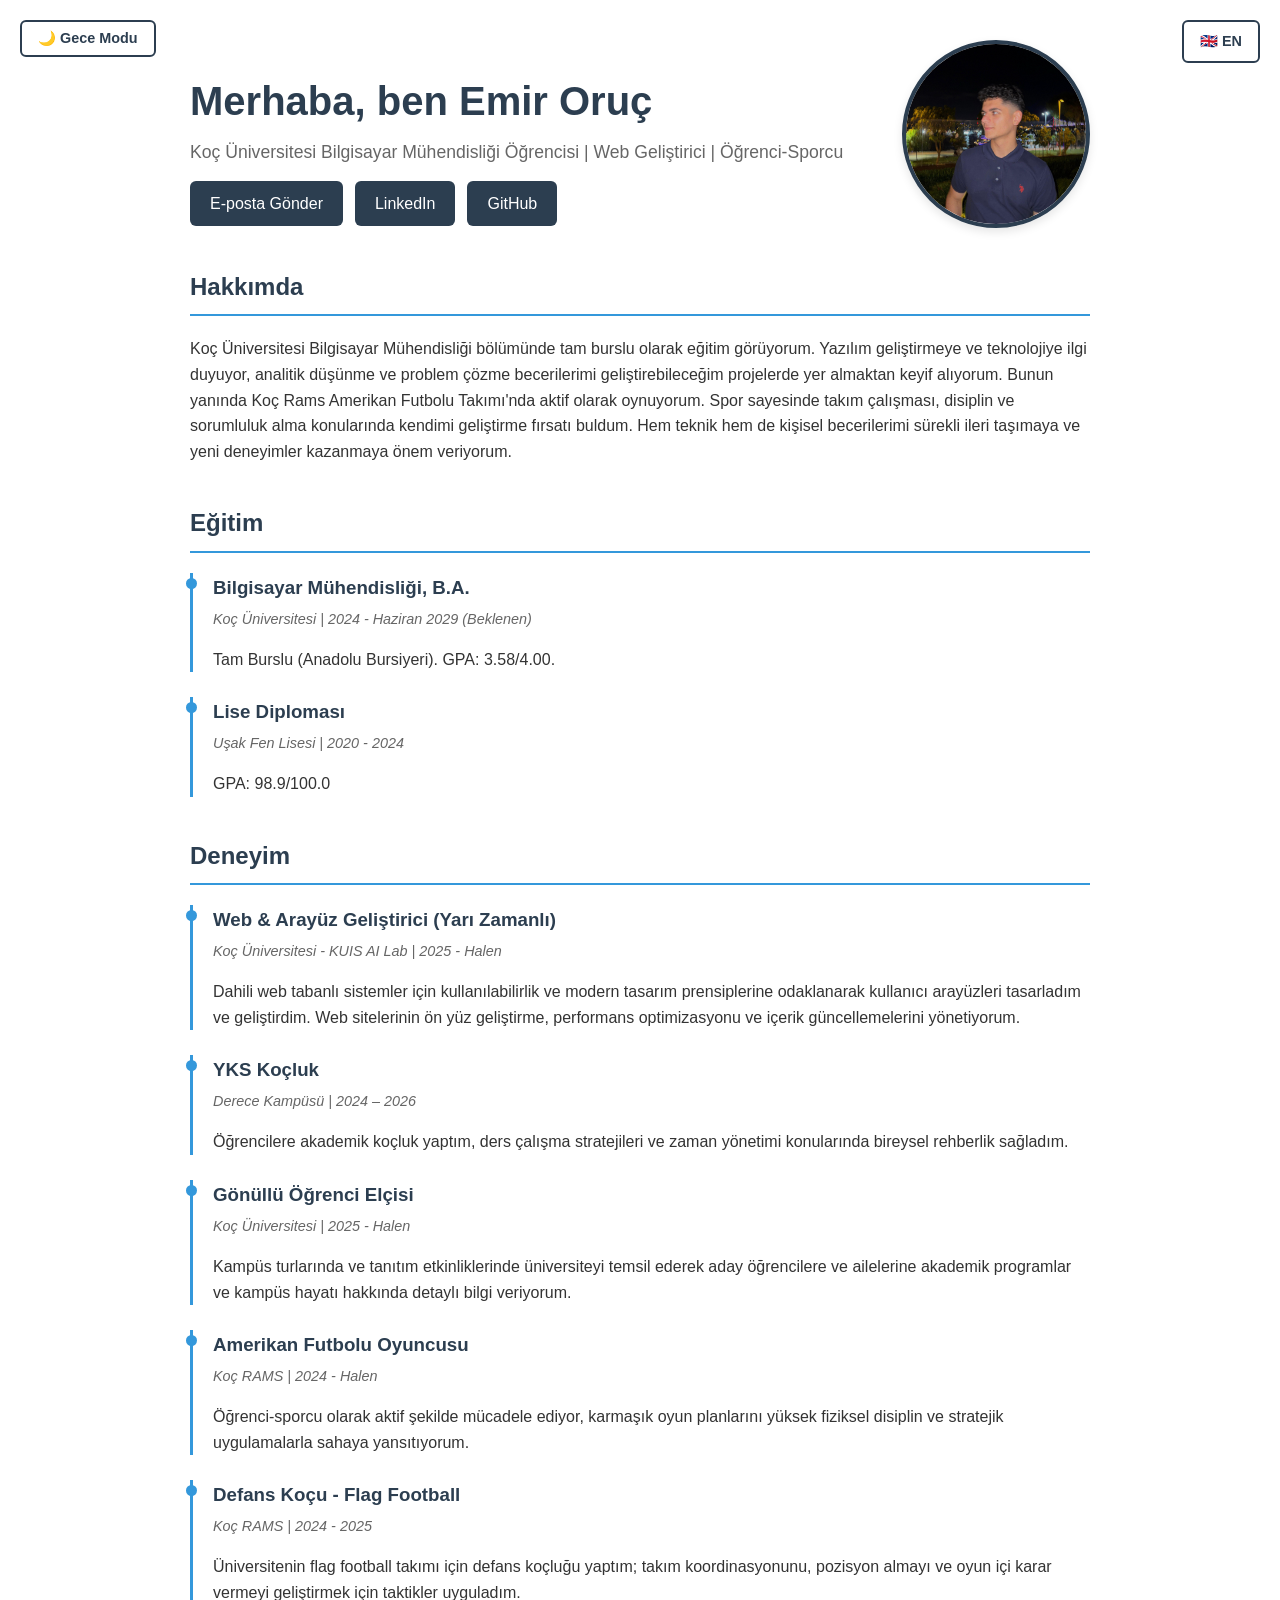
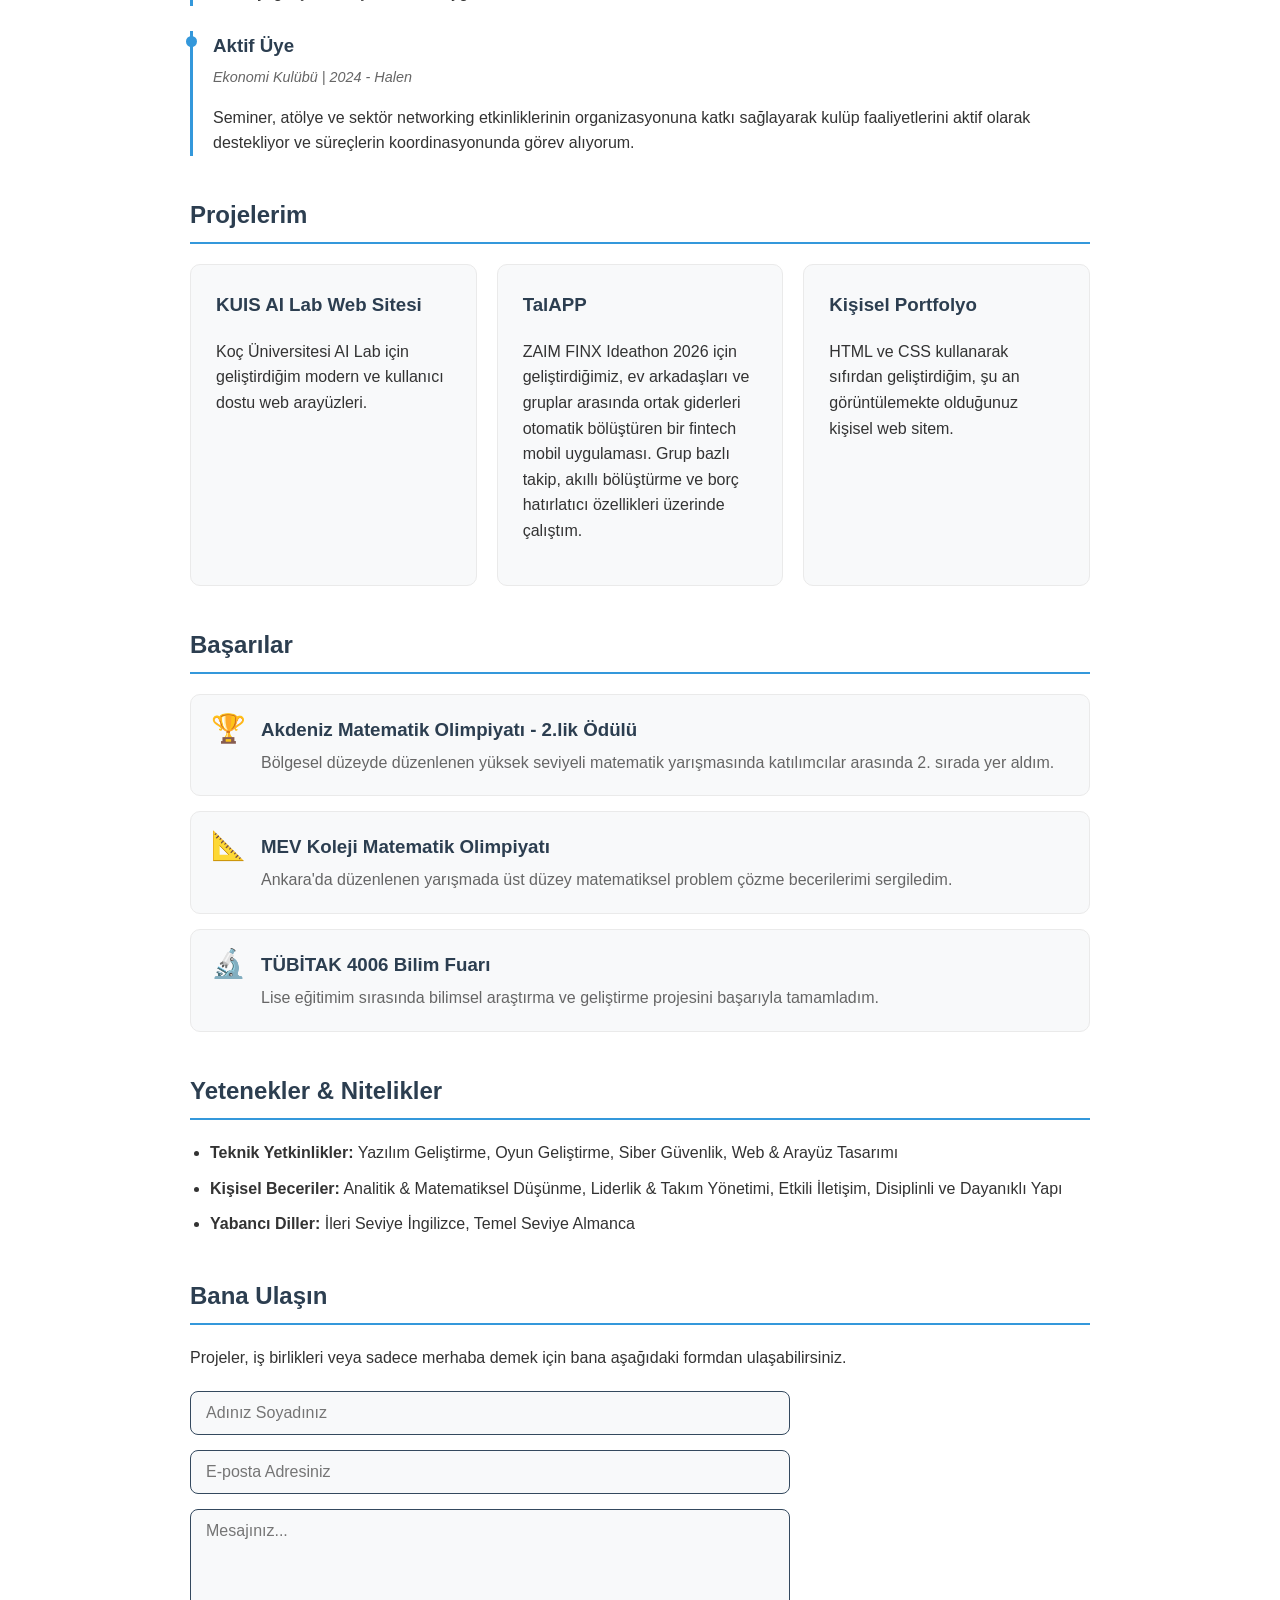
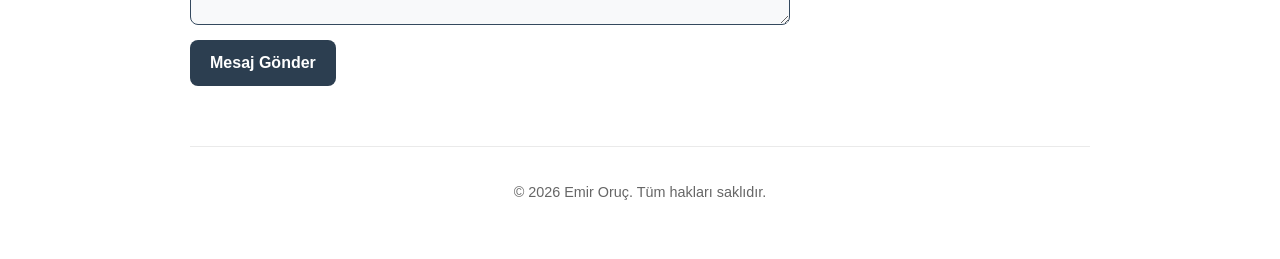
<file: index.html>
<!DOCTYPE html>
<html lang="tr">

<head>
    <meta charset="UTF-8">
    <meta name="viewport" content="width=device-width, initial-scale=1.0">
    <title>Emir Oruç | Kişisel Portfolyo</title>
    <link rel="stylesheet" href="style.css">
</head>

<body>
    <button id="tema-degistir"><span class="tema-icon">🌙</span><span class="tema-yazi"> Gece Modu</span></button>
    <a href="en.html" id="dil-degistir"><span class="dil-icon">🇬🇧</span><span class="dil-yazi"> EN</span></a>
    <header class="profil-baslik">
        <div class="profil-bilgi">
            <h1>Merhaba, ben Emir Oruç</h1>
            <p class="profil-ozet">Koç Üniversitesi Bilgisayar Mühendisliği Öğrencisi | Web Geliştirici | Öğrenci-Sporcu
            </p>
            <div class="iletisim-linkleri">
                <a href="mailto:eoruc24@ku.edu.tr">E-posta Gönder</a>
                <a href="https://www.linkedin.com/in/emir-oru%C3%A7-430780356/" target="_blank">LinkedIn</a>
                <a href="https://github.com" target="_blank">GitHub</a>

            </div>
        </div>
        <img src="fotografım.jpg" alt="Emir Oruç profil fotoğrafı" class="profil-foto">
    </header>

    <main>
        <section>
            <h2>Hakkımda</h2>
            <p>Koç Üniversitesi Bilgisayar Mühendisliği bölümünde tam burslu olarak eğitim görüyorum. Yazılım
                geliştirmeye ve teknolojiye ilgi duyuyor, analitik düşünme ve problem çözme becerilerimi
                geliştirebileceğim projelerde yer almaktan keyif alıyorum. Bunun yanında Koç Rams Amerikan Futbolu
                Takımı'nda aktif olarak oynuyorum. Spor sayesinde takım çalışması, disiplin ve sorumluluk alma
                konularında kendimi geliştirme fırsatı buldum. Hem teknik hem de kişisel becerilerimi sürekli ileri
                taşımaya ve yeni deneyimler kazanmaya önem veriyorum.
            </p>
        </section>

        <section>
            <h2>Eğitim</h2>
            <div class="deneyim-listesi">
                <div class="deneyim-item">
                    <h3>Bilgisayar Mühendisliği, B.A.</h3>
                    <p class="deneyim-tarih">Koç Üniversitesi | 2024 - Haziran 2029 (Beklenen)</p>
                    <p>Tam Burslu (Anadolu Bursiyeri). GPA: 3.58/4.00.</p>
                </div>
                <div class="deneyim-item">
                    <h3>Lise Diploması</h3>
                    <p class="deneyim-tarih">Uşak Fen Lisesi | 2020 - 2024</p>
                    <p>GPA: 98.9/100.0</p>
                </div>
            </div>
        </section>

        <section>
            <h2>Deneyim</h2>
            <div class="deneyim-listesi">
                <div class="deneyim-item">
                    <h3>Web & Arayüz Geliştirici (Yarı Zamanlı)</h3>
                    <p class="deneyim-tarih">Koç Üniversitesi - KUIS AI Lab | 2025 - Halen</p>
                    <p>Dahili web tabanlı sistemler için kullanılabilirlik ve modern tasarım prensiplerine odaklanarak
                        kullanıcı arayüzleri tasarladım ve geliştirdim. Web sitelerinin ön yüz geliştirme, performans
                        optimizasyonu ve içerik güncellemelerini yönetiyorum.</p>
                </div>
                <div class="deneyim-item">
                    <h3>YKS Koçluk</h3>
                    <p class="deneyim-tarih">Derece Kampüsü | 2024 – 2026</p>
                    <p>Öğrencilere akademik koçluk yaptım, ders çalışma stratejileri ve zaman yönetimi konularında
                        bireysel rehberlik sağladım.</p>
                </div>
                <div class="deneyim-item">
                    <h3>Gönüllü Öğrenci Elçisi</h3>
                    <p class="deneyim-tarih">Koç Üniversitesi | 2025 - Halen</p>
                    <p>Kampüs turlarında ve tanıtım etkinliklerinde üniversiteyi temsil ederek aday öğrencilere ve
                        ailelerine akademik programlar ve kampüs hayatı hakkında detaylı bilgi veriyorum.</p>
                </div>
                <div class="deneyim-item">
                    <h3>Amerikan Futbolu Oyuncusu</h3>
                    <p class="deneyim-tarih">Koç RAMS | 2024 - Halen</p>
                    <p>Öğrenci-sporcu olarak aktif şekilde mücadele ediyor, karmaşık oyun planlarını yüksek fiziksel
                        disiplin ve stratejik uygulamalarla sahaya yansıtıyorum.</p>
                </div>
                <div class="deneyim-item">
                    <h3>Defans Koçu - Flag Football</h3>
                    <p class="deneyim-tarih">Koç RAMS | 2024 - 2025</p>
                    <p>Üniversitenin flag football takımı için defans koçluğu yaptım; takım koordinasyonunu, pozisyon
                        almayı ve oyun içi karar vermeyi geliştirmek için taktikler uyguladım.</p>
                </div>
                <div class="deneyim-item">
                    <h3>Aktif Üye</h3>
                    <p class="deneyim-tarih">Ekonomi Kulübü | 2024 - Halen</p>
                    <p>Seminer, atölye ve sektör networking etkinliklerinin organizasyonuna katkı sağlayarak kulüp
                        faaliyetlerini aktif olarak destekliyor ve süreçlerin koordinasyonunda görev alıyorum.</p>
                </div>
            </div>
        </section>

        <section>
            <h2>Projelerim</h2>
            <div class="proje-kartlari">
                <div class="kart">
                    <h3>KUIS AI Lab Web Sitesi</h3>
                    <p>Koç Üniversitesi AI Lab için geliştirdiğim modern ve kullanıcı dostu web arayüzleri.</p>
                </div>
                <div class="kart">
                    <h3>TalAPP</h3>
                    <p>ZAIM FINX Ideathon 2026 için geliştirdiğimiz, ev arkadaşları ve gruplar arasında ortak giderleri
                        otomatik bölüştüren bir fintech mobil uygulaması. Grup bazlı takip, akıllı bölüştürme ve borç
                        hatırlatıcı özellikleri üzerinde çalıştım.</p>
                </div>
                <div class="kart">
                    <h3>Kişisel Portfolyo</h3>
                    <p>HTML ve CSS kullanarak sıfırdan geliştirdiğim, şu an görüntülemekte olduğunuz kişisel web sitem.
                    </p>
                </div>
            </div>
        </section>

        <section>
            <h2>Başarılar</h2>
            <div class="basari-listesi">
                <div class="basari-item">
                    <span class="basari-rozet">🏆</span>
                    <div>
                        <h3>Akdeniz Matematik Olimpiyatı - 2.lik Ödülü</h3>
                        <p>Bölgesel düzeyde düzenlenen yüksek seviyeli matematik yarışmasında katılımcılar arasında 2.
                            sırada yer aldım.</p>
                    </div>
                </div>
                <div class="basari-item">
                    <span class="basari-rozet">📐</span>
                    <div>
                        <h3>MEV Koleji Matematik Olimpiyatı</h3>
                        <p>Ankara'da düzenlenen yarışmada üst düzey matematiksel problem çözme becerilerimi sergiledim.
                        </p>
                    </div>
                </div>
                <div class="basari-item">
                    <span class="basari-rozet">🔬</span>
                    <div>
                        <h3>TÜBİTAK 4006 Bilim Fuarı</h3>
                        <p>Lise eğitimim sırasında bilimsel araştırma ve geliştirme projesini başarıyla tamamladım.</p>
                    </div>
                </div>
            </div>
        </section>

        <section>
            <h2>Yetenekler & Nitelikler</h2>
            <ul>
                <li><strong>Teknik Yetkinlikler:</strong> Yazılım Geliştirme, Oyun Geliştirme, Siber Güvenlik, Web &
                    Arayüz Tasarımı</li>
                <li><strong>Kişisel Beceriler:</strong> Analitik & Matematiksel Düşünme, Liderlik & Takım Yönetimi,
                    Etkili İletişim, Disiplinli ve Dayanıklı Yapı</li>
                <li><strong>Yabancı Diller:</strong> İleri Seviye İngilizce, Temel Seviye Almanca</li>
            </ul>
        </section>

        <section>
            <h2>Bana Ulaşın</h2>
            <p>Projeler, iş birlikleri veya sadece merhaba demek için bana aşağıdaki formdan ulaşabilirsiniz.</p>
            <form action="https://formsubmit.co/eoruc24@ku.edu.tr" method="POST" class="iletisim-formu">
                <input type="text" name="name" placeholder="Adınız Soyadınız" required>
                <input type="email" name="email" placeholder="E-posta Adresiniz" required>
                <textarea name="message" rows="5" placeholder="Mesajınız..." required></textarea>
                <!-- Güvenlik için captcha ve gizli alanlar -->
                <input type="hidden" name="_captcha" value="false">
                <input type="hidden" name="_next" value="https://eoruc24.github.io/">
                <button type="submit" class="form-buton">Mesaj Gönder</button>
            </form>
        </section>
    </main>

    <footer>
        <p>&copy; 2026 Emir Oruç. Tüm hakları saklıdır.</p>
    </footer>
</body>
<script>
    const temaButonu = document.getElementById("tema-degistir");
    const kayitliTema = localStorage.getItem("tema");
    if (kayitliTema === "dark") {
        document.body.classList.add("dark-mode");
        temaButonu.innerHTML = '<span class="tema-icon">☀️</span><span class="tema-yazi"> Gündüz Modu</span>';
    }

    temaButonu.addEventListener("click", () => {
        document.body.classList.toggle("dark-mode");
        const geceModuAktif = document.body.classList.contains("dark-mode");

        localStorage.setItem("tema", geceModuAktif ? "dark" : "light");
        temaButonu.innerHTML = geceModuAktif
            ? '<span class="tema-icon">☀️</span><span class="tema-yazi"> Gündüz Modu</span>'
            : '<span class="tema-icon">🌙</span><span class="tema-yazi"> Gece Modu</span>';
    });
</script>

</html>
</file>
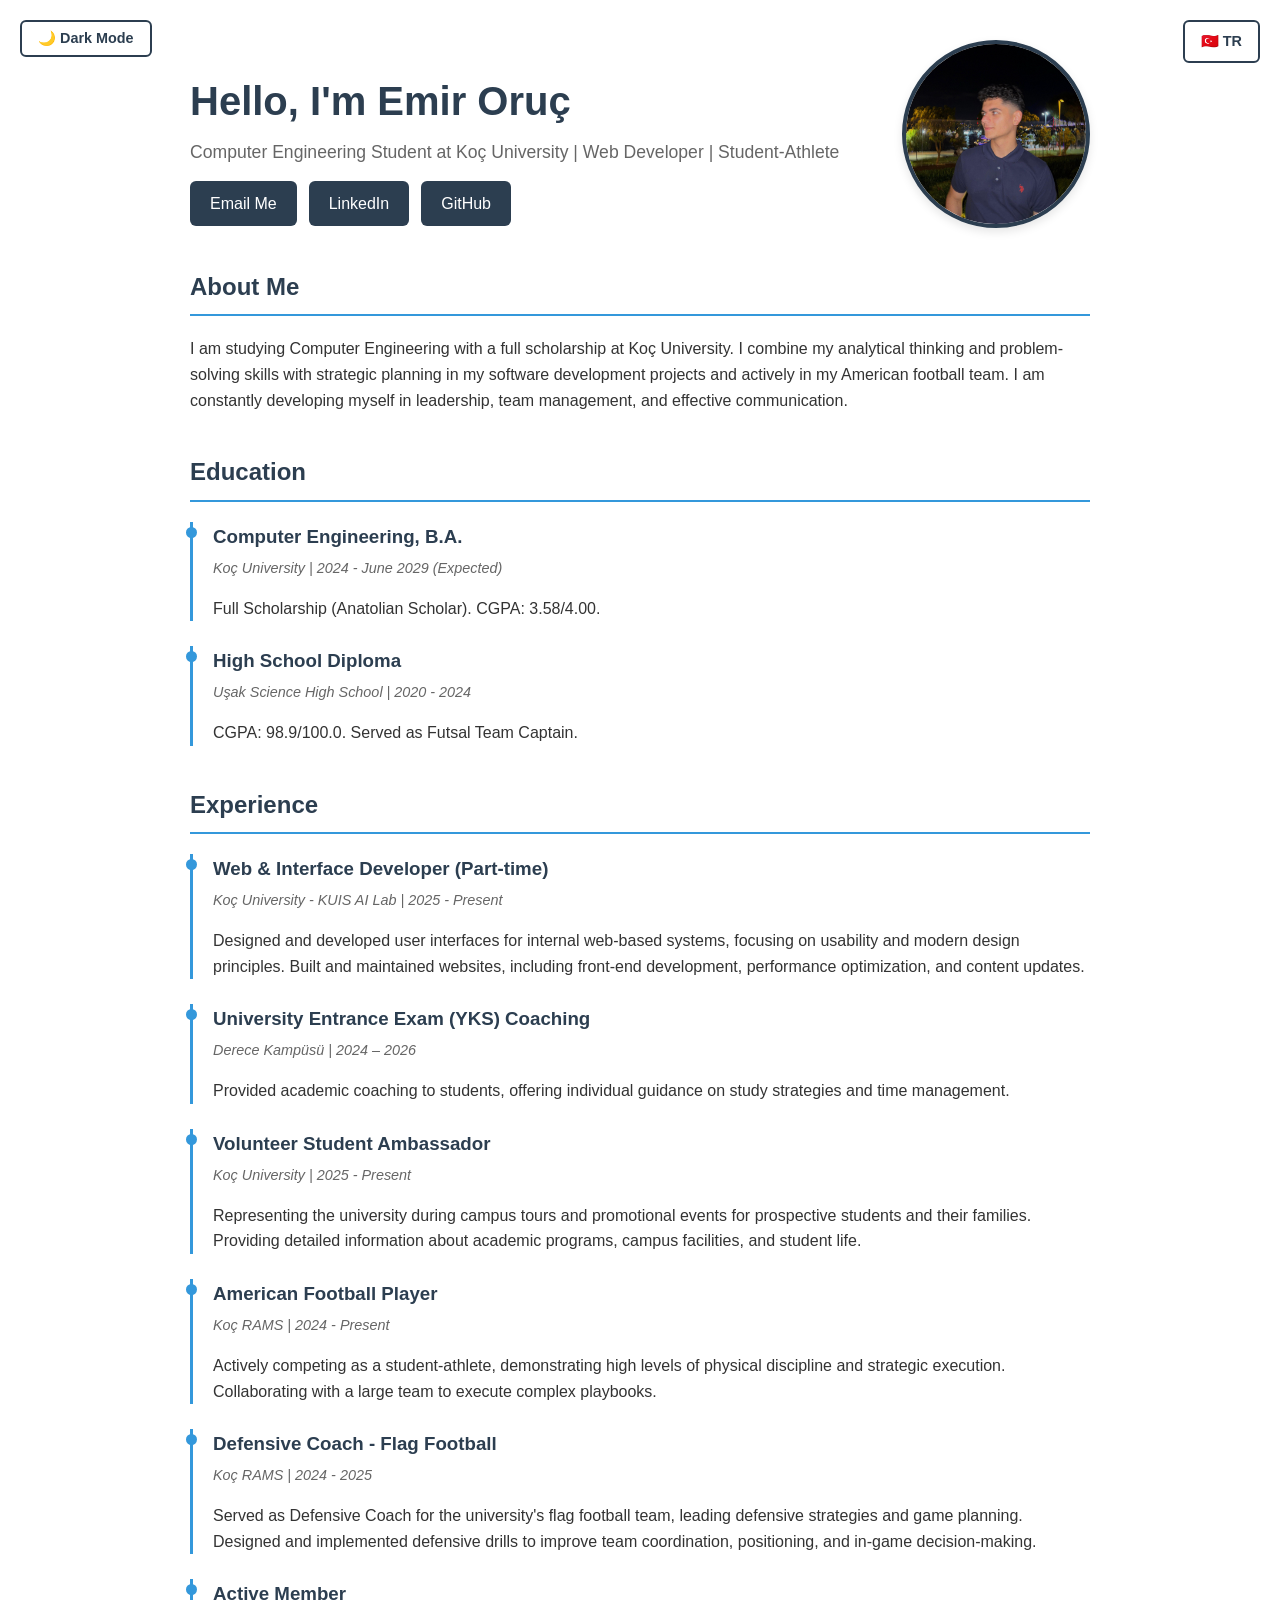
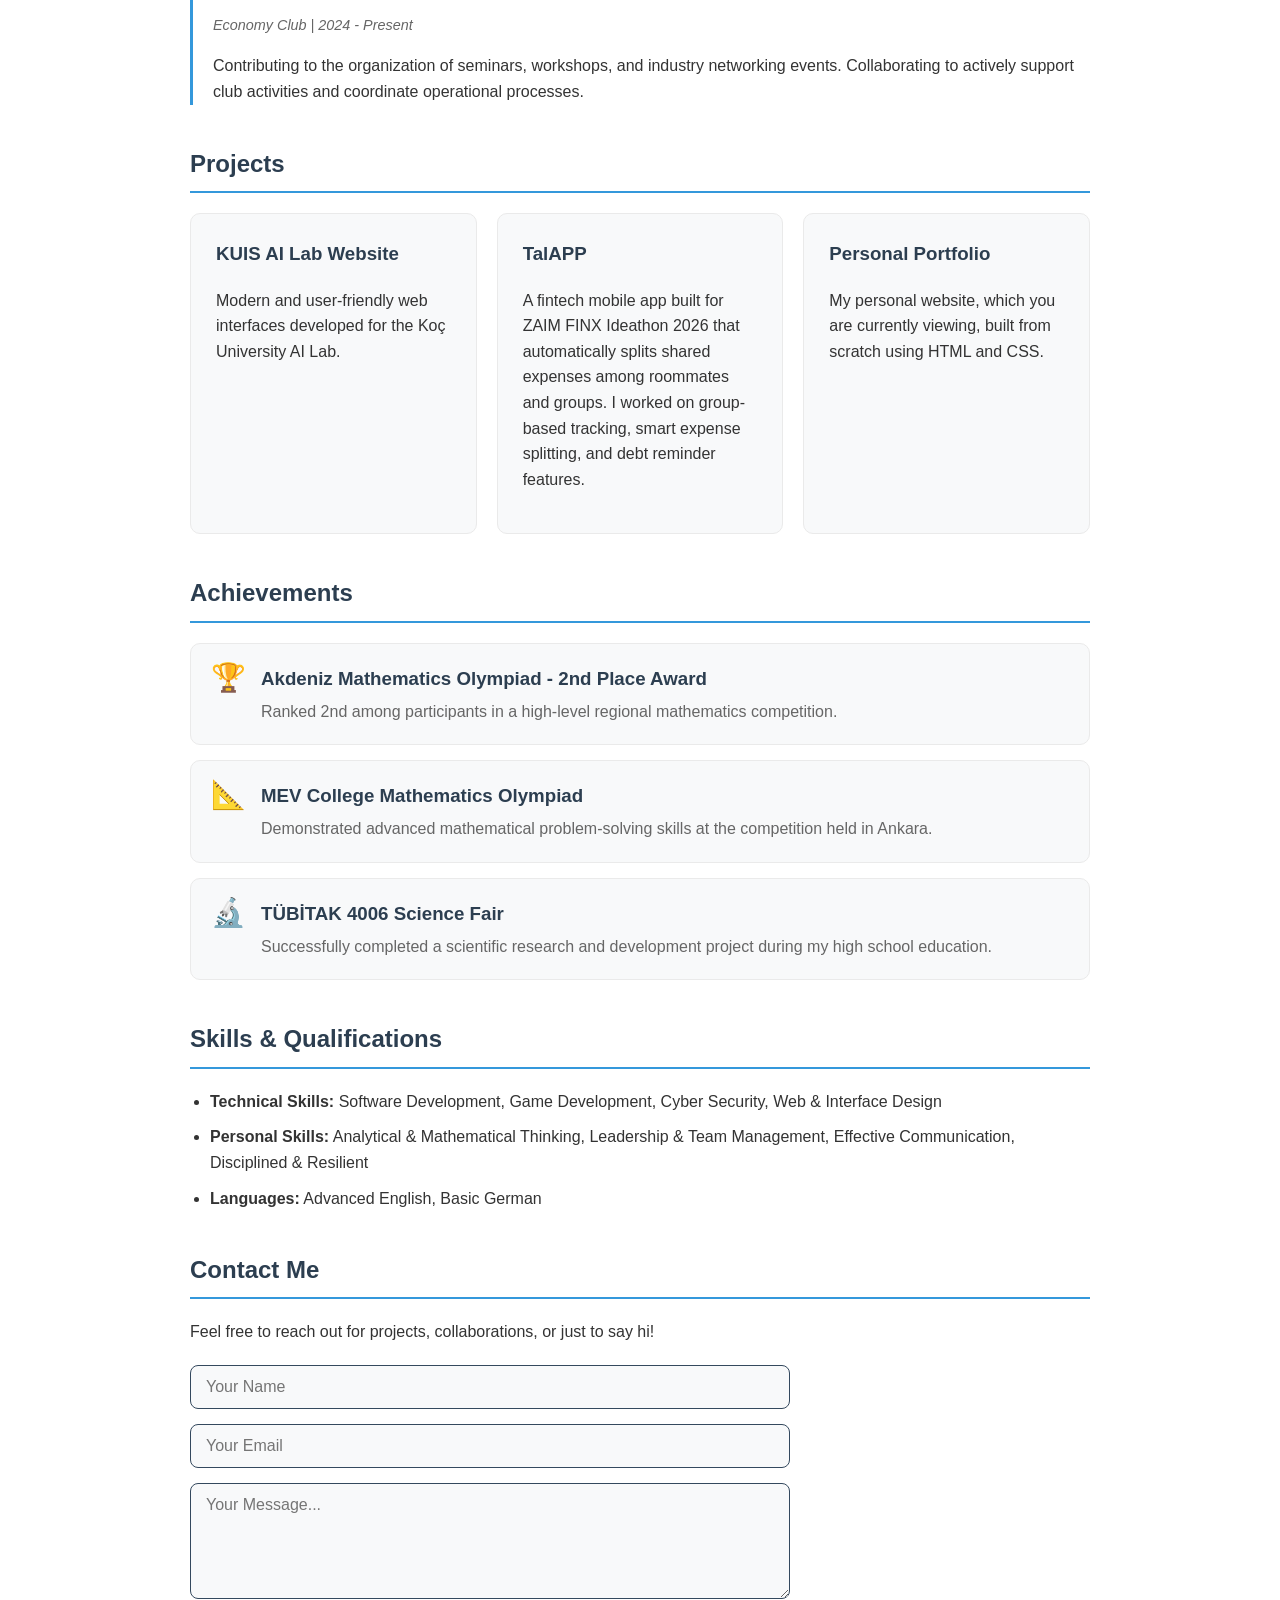
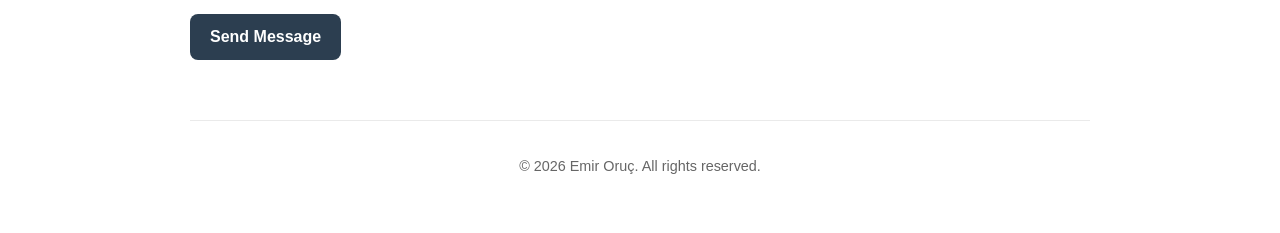
<file: en.html>
<!DOCTYPE html>
<html lang="en">

<head>
    <meta charset="UTF-8">
    <meta name="viewport" content="width=device-width, initial-scale=1.0">
    <title>Emir Oruç | Personal Portfolio</title>
    <link rel="stylesheet" href="style.css">
</head>

<body>
    <button id="tema-degistir"><span class="tema-icon">🌙</span><span class="tema-yazi"> Dark Mode</span></button>
    <a href="index.html" id="dil-degistir"><span class="dil-icon">🇹🇷</span><span class="dil-yazi"> TR</span></a>
    <header class="profil-baslik">
        <div class="profil-bilgi">
            <h1>Hello, I'm Emir Oruç</h1>
            <p class="profil-ozet">Computer Engineering Student at Koç University | Web Developer | Student-Athlete</p>
            <div class="iletisim-linkleri">
                <a href="mailto:eoruc24@ku.edu.tr">Email Me</a>
                <a href="https://www.linkedin.com/in/emir-oru%C3%A7-430780356/" target="_blank">LinkedIn</a>
                <a href="https://github.com" target="_blank">GitHub</a>
            </div>
        </div>
        <img src="fotografım.jpg" alt="Emir Oruç profile photo" class="profil-foto">
    </header>

    <main>
        <section>
            <h2>About Me</h2>
            <p>I am studying Computer Engineering with a full scholarship at Koç University. I combine my analytical
                thinking and problem-solving skills with strategic planning in my software development projects and
                actively in my American football team. I am constantly developing myself in leadership, team management,
                and effective communication.</p>
        </section>

        <section>
            <h2>Education</h2>
            <div class="deneyim-listesi">
                <div class="deneyim-item">
                    <h3>Computer Engineering, B.A.</h3>
                    <p class="deneyim-tarih">Koç University | 2024 - June 2029 (Expected)</p>
                    <p>Full Scholarship (Anatolian Scholar). CGPA: 3.58/4.00.</p>
                </div>
                <div class="deneyim-item">
                    <h3>High School Diploma</h3>
                    <p class="deneyim-tarih">Uşak Science High School | 2020 - 2024</p>
                    <p>CGPA: 98.9/100.0. Served as Futsal Team Captain.</p>
                </div>
            </div>
        </section>

        <section>
            <h2>Experience</h2>
            <div class="deneyim-listesi">
                <div class="deneyim-item">
                    <h3>Web & Interface Developer (Part-time)</h3>
                    <p class="deneyim-tarih">Koç University - KUIS AI Lab | 2025 - Present</p>
                    <p>Designed and developed user interfaces for internal web-based systems, focusing on usability and
                        modern design principles. Built and maintained websites, including front-end development,
                        performance optimization, and content updates.</p>
                </div>
                <div class="deneyim-item">
                    <h3>University Entrance Exam (YKS) Coaching</h3>
                    <p class="deneyim-tarih">Derece Kampüsü | 2024 – 2026</p>
                    <p>Provided academic coaching to students, offering individual guidance on study strategies and time
                        management.</p>
                </div>
                <div class="deneyim-item">
                    <h3>Volunteer Student Ambassador</h3>
                    <p class="deneyim-tarih">Koç University | 2025 - Present</p>
                    <p>Representing the university during campus tours and promotional events for prospective students
                        and their families. Providing detailed information about academic programs, campus facilities,
                        and student life.</p>
                </div>
                <div class="deneyim-item">
                    <h3>American Football Player</h3>
                    <p class="deneyim-tarih">Koç RAMS | 2024 - Present</p>
                    <p>Actively competing as a student-athlete, demonstrating high levels of physical discipline and
                        strategic execution. Collaborating with a large team to execute complex playbooks.</p>
                </div>
                <div class="deneyim-item">
                    <h3>Defensive Coach - Flag Football</h3>
                    <p class="deneyim-tarih">Koç RAMS | 2024 - 2025</p>
                    <p>Served as Defensive Coach for the university's flag football team, leading defensive strategies
                        and game planning. Designed and implemented defensive drills to improve team coordination,
                        positioning, and in-game decision-making.</p>
                </div>
                <div class="deneyim-item">
                    <h3>Active Member</h3>
                    <p class="deneyim-tarih">Economy Club | 2024 - Present</p>
                    <p>Contributing to the organization of seminars, workshops, and industry networking events.
                        Collaborating to actively support club activities and coordinate operational processes.</p>
                </div>
            </div>
        </section>

        <section>
            <h2>Projects</h2>
            <div class="proje-kartlari">
                <div class="kart">
                    <h3>KUIS AI Lab Website</h3>
                    <p>Modern and user-friendly web interfaces developed for the Koç University AI Lab.</p>
                </div>
                <div class="kart">
                    <h3>TalAPP</h3>
                    <p>A fintech mobile app built for ZAIM FINX Ideathon 2026 that automatically splits shared expenses
                        among roommates and groups. I worked on group-based tracking, smart expense splitting, and debt
                        reminder features.</p>
                </div>
                <div class="kart">
                    <h3>Personal Portfolio</h3>
                    <p>My personal website, which you are currently viewing, built from scratch using HTML and CSS.</p>
                </div>
            </div>
        </section>
        </section>

        <section>
            <h2>Achievements</h2>
            <div class="basari-listesi">
                <div class="basari-item">
                    <span class="basari-rozet">🏆</span>
                    <div>
                        <h3>Akdeniz Mathematics Olympiad - 2nd Place Award</h3>
                        <p>Ranked 2nd among participants in a high-level regional mathematics competition.</p>
                    </div>
                </div>
                <div class="basari-item">
                    <span class="basari-rozet">📐</span>
                    <div>
                        <h3>MEV College Mathematics Olympiad</h3>
                        <p>Demonstrated advanced mathematical problem-solving skills at the competition held in Ankara.
                        </p>
                    </div>
                </div>
                <div class="basari-item">
                    <span class="basari-rozet">🔬</span>
                    <div>
                        <h3>TÜBİTAK 4006 Science Fair</h3>
                        <p>Successfully completed a scientific research and development project during my high school
                            education.</p>
                    </div>
                </div>
            </div>
        </section>

        <section>
            <h2>Skills & Qualifications</h2>
            <ul>
                <li><strong>Technical Skills:</strong> Software Development, Game Development, Cyber Security, Web &
                    Interface Design</li>
                <li><strong>Personal Skills:</strong> Analytical & Mathematical Thinking, Leadership & Team Management,
                    Effective Communication, Disciplined & Resilient</li>
                <li><strong>Languages:</strong> Advanced English, Basic German</li>
            </ul>
        </section>
    </main>
    <section>
        <h2>Contact Me</h2>
        <p>Feel free to reach out for projects, collaborations, or just to say hi!</p>
        <form action="https://formsubmit.co/eoruc24@ku.edu.tr" method="POST" class="iletisim-formu">
            <input type="text" name="name" placeholder="Your Name" required>
            <input type="email" name="email" placeholder="Your Email" required>
            <textarea name="message" rows="5" placeholder="Your Message..." required></textarea>
            <input type="hidden" name="_captcha" value="false">
            <button type="submit" class="form-buton">Send Message</button>
        </form>
    </section>

    <footer>
        <p>&copy; 2026 Emir Oruç. All rights reserved.</p>
    </footer>
</body>
<script>
    const temaButonu = document.getElementById("tema-degistir");
    const gecerliDil = document.documentElement.lang;

    const kayitliTema = localStorage.getItem("tema");
    if (kayitliTema === "dark") {
        document.body.classList.add("dark-mode");
    }

    function butonMetniniGuncelle() {
        const geceModuAktif = document.body.classList.contains("dark-mode");
        const icon = geceModuAktif ? "☀️" : "🌙";
        const yazi = gecerliDil === "tr"
            ? (geceModuAktif ? " Gündüz Modu" : " Gece Modu")
            : (geceModuAktif ? " Light Mode" : " Dark Mode");
        temaButonu.innerHTML = `<span class="tema-icon">${icon}</span><span class="tema-yazi">${yazi}</span>`;
    }

    butonMetniniGuncelle();

    temaButonu.addEventListener("click", () => {
        document.body.classList.toggle("dark-mode");
        const geceModuAktif = document.body.classList.contains("dark-mode");
        localStorage.setItem("tema", geceModuAktif ? "dark" : "light");
        butonMetniniGuncelle();
    });
</script>

</html>
</file>
<file: style.css>
:root {
    --primary-color: #2c3e50;
    --secondary-color: #34495e;
    --accent-color: #3498db;
    --bg-color: #ffffff;
    --card-bg: #f8f9fa;
    --text-color: #333333;
    --light-text: #666666;
}

body {
    font-family: -apple-system, BlinkMacSystemFont, "Segoe UI", Roboto, Helvetica, Arial, sans-serif;
    max-width: 900px;
    margin: 0 auto;
    padding: 40px 20px;
    color: var(--text-color);
    line-height: 1.6;
    background-color: var(--bg-color);
}

/* Profil Başlık Alanı */
.profil-baslik {
    display: flex;
    justify-content: space-between;
    align-items: center;
    margin-bottom: 40px;
    flex-wrap: wrap;
    gap: 20px;
}

.profil-bilgi {
    flex: 1;
    min-width: 300px;
}

h1 {
    color: var(--primary-color);
    margin-bottom: 5px;
    font-size: 2.5rem;
}

.profil-ozet {
    color: var(--light-text);
    font-size: 1.1rem;
    margin-top: 0;
    margin-bottom: 15px;
}

.profil-foto {
    width: 180px;
    height: 180px;
    border-radius: 50%;
    object-fit: cover;
    border: 4px solid var(--primary-color);
    box-shadow: 0 4px 10px rgba(0, 0, 0, 0.1);
}

/* Genel Başlıklar */
h2 {
    color: var(--primary-color);
    border-bottom: 2px solid var(--accent-color);
    padding-bottom: 8px;
    margin-top: 40px;
    margin-bottom: 20px;
}

/* İletişim Butonları */
.iletisim-linkleri {
    display: flex;
    flex-wrap: wrap;
    gap: 12px;
}

.iletisim-linkleri a {
    background-color: var(--primary-color);
    padding: 10px 20px;
    border-radius: 6px;
    text-decoration: none;
    color: white;
    font-weight: 500;
    transition: background-color 0.3s ease, transform 0.2s ease;
}

.iletisim-linkleri a:hover {
    background-color: var(--accent-color);
    transform: translateY(-2px);
}

/* Proje Kartları */
.proje-kartlari {
    display: grid;
    grid-template-columns: repeat(auto-fit, minmax(250px, 1fr));
    gap: 20px;
}

.kart {
    background-color: var(--card-bg);
    border: 1px solid #eaeaea;
    border-radius: 10px;
    padding: 25px;
    transition: transform 0.3s ease, box-shadow 0.3s ease;
}

.kart:hover {
    transform: translateY(-5px);
    box-shadow: 0 8px 15px rgba(0, 0, 0, 0.05);
}

.kart h3 {
    margin-top: 0;
    color: var(--primary-color);
}

/* Deneyim Listesi */
.deneyim-item {
    border-left: 3px solid var(--accent-color);
    padding-left: 20px;
    margin-bottom: 25px;
    position: relative;
}

.deneyim-item::before {
    content: '';
    position: absolute;
    left: -7px;
    top: 5px;
    width: 11px;
    height: 11px;
    border-radius: 50%;
    background-color: var(--accent-color);
}

.deneyim-item h3 {
    margin: 0 0 5px 0;
    color: var(--primary-color);
}

.deneyim-tarih {
    font-style: italic;
    color: var(--light-text);
    margin: 0 0 10px 0;
    font-size: 0.9rem;
}

/* Başarılar Listesi */
.basari-item {
    display: flex;
    align-items: flex-start;
    gap: 15px;
    margin-bottom: 15px;
    background-color: var(--card-bg);
    padding: 20px;
    border-radius: 10px;
    border: 1px solid #eaeaea;
    transition: transform 0.2s ease;
}

.basari-item:hover {
    transform: translateX(5px);
}

.basari-rozet {
    font-size: 28px;
    line-height: 1;
}

.basari-item h3 {
    margin: 0 0 5px 0;
    color: var(--primary-color);
}

.basari-item p {
    margin: 0;
    color: var(--light-text);
}

/* Liste ve Footer */
ul {
    padding-left: 20px;
}

ul li {
    margin-bottom: 10px;
}

footer {
    margin-top: 60px;
    text-align: center;
    color: var(--light-text);
    font-size: 0.9rem;
    border-top: 1px solid #eaeaea;
    padding-top: 20px;
}

/* Responsive Tasarım */
@media (max-width: 600px) {
    .profil-baslik {
        text-align: center;
        flex-direction: column-reverse;
    }

    .iletisim-linkleri {
        justify-content: center;
    }

    #tema-degistir,
    #dil-degistir {
        top: 10px;
        width: 44px;
        height: 44px;
        padding: 0;
        border-radius: 50%;
        font-size: 1.2rem;
        display: flex;
        align-items: center;
        justify-content: center;
        overflow: hidden;
    }

    #tema-degistir {
        left: 10px;
    }

    #dil-degistir {
        right: 10px;
    }

    .tema-yazi,
    .dil-yazi {
        display: none;
    }
}

/* Gece Modu Renkleri */
body.dark-mode {
    --primary-color: #ecf0f1;
    --secondary-color: #bdc3c7;
    --accent-color: #3498db;
    --bg-color: #121212;
    --card-bg: #1e1e1e;
    --text-color: #e0e0e0;
    --light-text: #a0a0a0;
}

/* Tema Butonu Stili (Sol üste sabitlenmiş) */
#tema-degistir {
    position: fixed;
    /* Sayfayı kaydırsan bile sol üstte sabit kalmasını sağlar */
    top: 20px;
    left: 20px;
    z-index: 1000;
    /* Diğer tüm elementlerin üstünde görünmesi için */

    background-color: var(--bg-color);
    color: var(--primary-color);
    border: 2px solid var(--primary-color);
    padding: 8px 16px;
    border-radius: 6px;
    cursor: pointer;
    font-weight: 600;
    font-size: 0.9rem;
    transition: all 0.3s ease;
}

#tema-degistir:hover {
    background-color: var(--primary-color);
    color: var(--bg-color);
}

/* Gece Modunda İletişim Butonlarının Yazı Rengi */
body.dark-mode .iletisim-linkleri a {
    color: var(--bg-color);
    /* Yazıyı koyu arka plan rengine eşitliyoruz */
    font-weight: bold;
}

body.dark-mode .iletisim-linkleri a:hover {
    background-color: var(--accent-color);
    color: white;
    /* Üzerine gelindiğinde tekrar beyaz okunaklı yazı */
}

/* Dil Değiştirme Butonu Stili (Sağ üste sabitlenmiş) */
#dil-degistir {
    position: fixed;
    top: 20px;
    right: 20px;
    z-index: 1000;

    background-color: var(--bg-color);
    color: var(--primary-color);
    border: 2px solid var(--primary-color);
    padding: 8px 16px;
    border-radius: 6px;
    text-decoration: none;
    /* Linkin alt çizgisini kaldırır */
    font-weight: 600;
    font-size: 0.9rem;
    transition: all 0.3s ease;
}

#dil-degistir:hover {
    background-color: var(--primary-color);
    color: var(--bg-color);
}

/* İletişim Formu Stilleri */
.iletisim-formu {
    display: flex;
    flex-direction: column;
    gap: 15px;
    max-width: 600px;
    margin: 20px 0;
}

.iletisim-formu input,
.iletisim-formu textarea {
    width: 100%;
    padding: 12px 15px;
    border: 1px solid var(--secondary-color);
    border-radius: 8px;
    background-color: var(--card-bg);
    color: var(--text-color);
    font-family: inherit;
    font-size: 1rem;
    box-sizing: border-box;
    transition: all 0.3s ease;
}

.iletisim-formu input:focus,
.iletisim-formu textarea:focus {
    outline: none;
    border-color: var(--accent-color);
    box-shadow: 0 0 0 2px rgba(52, 152, 219, 0.2);
}

.form-buton {
    background-color: var(--primary-color);
    color: var(--bg-color);
    /* Gündüz modunda beyaz, gece modunda koyu renk metin yapar */
    font-family: inherit;
    /* Sitenin ana modern fontunu butona da uygular */
    border: none;
    padding: 14px 20px;
    border-radius: 8px;
    font-size: 1rem;
    font-weight: 600;
    cursor: pointer;
    transition: background-color 0.3s ease, transform 0.2s ease;
    align-self: flex-start;
}

.form-buton:hover {
    background-color: var(--accent-color);
    color: white;
    /* Üzerine gelindiğinde yazıyı okunabilir tutar */
    transform: translateY(-2px);
}
</file>
